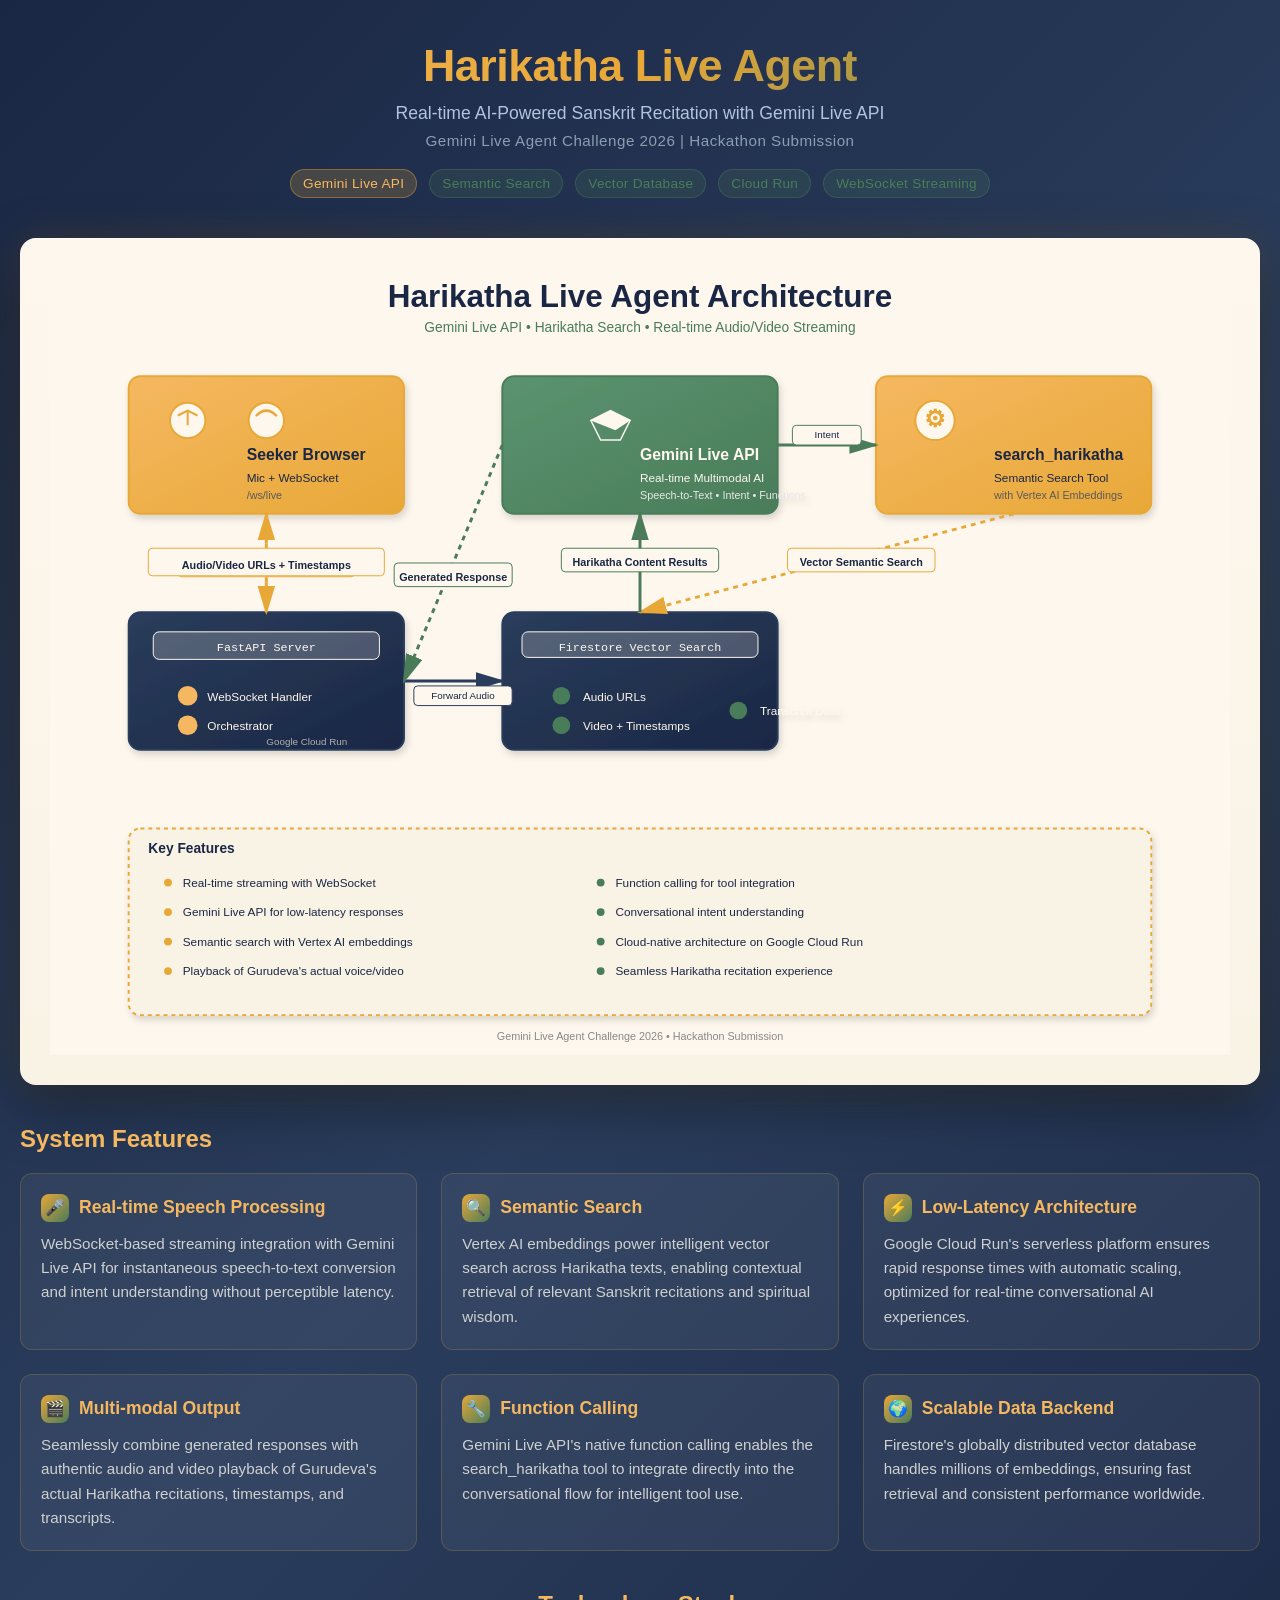
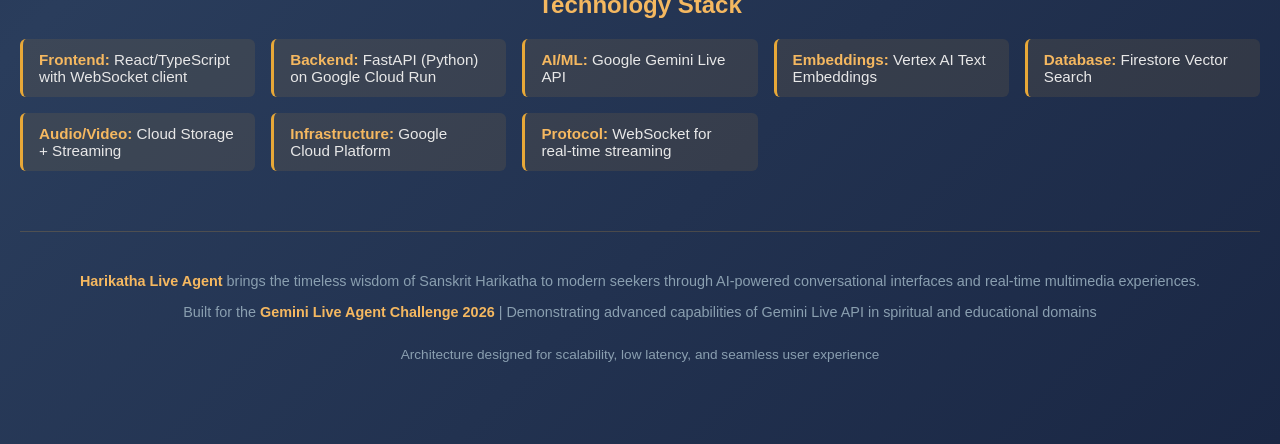
<file: docs/architecture-diagram.html>
<!DOCTYPE html>
<html lang="en">
<head>
    <meta charset="UTF-8">
    <meta name="viewport" content="width=device-width, initial-scale=1.0">
    <title>Harikatha Live Agent - Architecture Diagram</title>
    <style>
        * {
            margin: 0;
            padding: 0;
            box-sizing: border-box;
        }

        body {
            font-family: -apple-system, BlinkMacSystemFont, 'Segoe UI', Roboto, Oxygen, Ubuntu, Cantarell, sans-serif;
            background: linear-gradient(135deg, #1A2744 0%, #2A3D5C 50%, #1A2744 100%);
            color: #FDF7EE;
            min-height: 100vh;
            padding: 40px 20px;
            overflow-x: hidden;
        }

        .container {
            max-width: 1400px;
            margin: 0 auto;
        }

        header {
            text-align: center;
            margin-bottom: 40px;
            animation: slideDown 0.6s ease-out;
        }

        h1 {
            font-size: 2.8em;
            font-weight: 700;
            margin-bottom: 12px;
            background: linear-gradient(135deg, #F5B860 0%, #E8A838 50%, #4A7C59 100%);
            -webkit-background-clip: text;
            -webkit-text-fill-color: transparent;
            background-clip: text;
            letter-spacing: -0.5px;
        }

        .tagline {
            font-size: 1.1em;
            color: #B0C4DE;
            margin-bottom: 8px;
            font-weight: 300;
        }

        .subtitle {
            font-size: 0.95em;
            color: #8A9FB0;
            letter-spacing: 0.5px;
        }

        .diagram-wrapper {
            background: linear-gradient(to bottom, #FDF7EE 0%, #F9F3E6 100%);
            border-radius: 16px;
            padding: 30px;
            box-shadow:
                0 20px 60px rgba(0, 0, 0, 0.4),
                0 0 40px rgba(232, 168, 56, 0.15),
                inset 0 1px 0 rgba(255, 255, 255, 0.2);
            margin-bottom: 40px;
            animation: fadeIn 0.8s ease-out 0.2s both;
            overflow-x: auto;
        }

        .diagram-wrapper svg {
            width: 100%;
            height: auto;
            display: block;
            max-width: none;
        }

        .features-section {
            margin-top: 40px;
            animation: fadeIn 0.8s ease-out 0.4s both;
        }

        .features-grid {
            display: grid;
            grid-template-columns: repeat(auto-fit, minmax(320px, 1fr));
            gap: 24px;
            margin-top: 20px;
        }

        .feature-card {
            background: rgba(255, 255, 255, 0.05);
            backdrop-filter: blur(10px);
            border: 1px solid rgba(232, 168, 56, 0.2);
            border-radius: 12px;
            padding: 20px;
            transition: all 0.3s ease;
            transform: translateY(0);
        }

        .feature-card:hover {
            transform: translateY(-4px);
            background: rgba(255, 255, 255, 0.08);
            border-color: rgba(232, 168, 56, 0.4);
            box-shadow: 0 10px 30px rgba(0, 0, 0, 0.2);
        }

        .feature-card h3 {
            color: #F5B860;
            font-size: 1.1em;
            margin-bottom: 10px;
            display: flex;
            align-items: center;
            gap: 10px;
        }

        .feature-card .icon {
            display: inline-flex;
            align-items: center;
            justify-content: center;
            width: 28px;
            height: 28px;
            background: linear-gradient(135deg, #E8A838 0%, #4A7C59 100%);
            border-radius: 8px;
            font-size: 0.9em;
            flex-shrink: 0;
        }

        .feature-card p {
            color: #D0D0D0;
            font-size: 0.95em;
            line-height: 1.6;
        }

        .tech-stack {
            margin-top: 40px;
            animation: fadeIn 0.8s ease-out 0.6s both;
        }

        .tech-stack h2 {
            color: #F5B860;
            font-size: 1.5em;
            margin-bottom: 20px;
            text-align: center;
        }

        .tech-list {
            display: grid;
            grid-template-columns: repeat(auto-fit, minmax(200px, 1fr));
            gap: 16px;
            margin-bottom: 40px;
        }

        .tech-item {
            background: rgba(232, 168, 56, 0.1);
            border-left: 3px solid #E8A838;
            padding: 12px 16px;
            border-radius: 6px;
            font-size: 0.95em;
            color: #E8E8E8;
        }

        .tech-item strong {
            color: #F5B860;
        }

        footer {
            text-align: center;
            margin-top: 60px;
            padding: 30px;
            border-top: 1px solid rgba(232, 168, 56, 0.2);
            animation: fadeIn 0.8s ease-out 0.8s both;
        }

        footer p {
            color: #8A9FB0;
            font-size: 0.9em;
            margin: 8px 0;
            line-height: 1.6;
        }

        .highlight {
            color: #F5B860;
            font-weight: 600;
        }

        @keyframes slideDown {
            from {
                opacity: 0;
                transform: translateY(-20px);
            }
            to {
                opacity: 1;
                transform: translateY(0);
            }
        }

        @keyframes fadeIn {
            from {
                opacity: 0;
                transform: translateY(10px);
            }
            to {
                opacity: 1;
                transform: translateY(0);
            }
        }

        @media (max-width: 768px) {
            h1 {
                font-size: 2em;
            }

            .diagram-wrapper {
                padding: 16px;
            }

            .features-grid {
                grid-template-columns: 1fr;
            }

            .tech-list {
                grid-template-columns: 1fr;
            }
        }

        .badges {
            display: flex;
            justify-content: center;
            gap: 12px;
            flex-wrap: wrap;
            margin-top: 20px;
        }

        .badge {
            background: rgba(74, 124, 89, 0.2);
            border: 1px solid rgba(74, 124, 89, 0.4);
            color: #4A7C59;
            padding: 6px 12px;
            border-radius: 20px;
            font-size: 0.85em;
            font-weight: 500;
            letter-spacing: 0.3px;
        }

        .badge.gemini {
            background: rgba(232, 168, 56, 0.2);
            border-color: rgba(232, 168, 56, 0.4);
            color: #F5B860;
        }
    </style>
</head>
<body>
    <div class="container">
        <header>
            <h1>Harikatha Live Agent</h1>
            <p class="tagline">Real-time AI-Powered Sanskrit Recitation with Gemini Live API</p>
            <p class="subtitle">Gemini Live Agent Challenge 2026 | Hackathon Submission</p>
            <div class="badges">
                <span class="badge gemini">Gemini Live API</span>
                <span class="badge">Semantic Search</span>
                <span class="badge">Vector Database</span>
                <span class="badge">Cloud Run</span>
                <span class="badge">WebSocket Streaming</span>
            </div>
        </header>

        <div class="diagram-wrapper">
            <svg viewBox="0 0 1200 800" xmlns="http://www.w3.org/2000/svg">
                <!-- Define gradients for visual enhancement -->
                <defs>
                    <linearGradient id="saffrronGrad" x1="0%" y1="0%" x2="100%" y2="100%">
                        <stop offset="0%" style="stop-color:#F5B860;stop-opacity:1" />
                        <stop offset="100%" style="stop-color:#E8A838;stop-opacity:1" />
                    </linearGradient>
                    <linearGradient id="blueGrad" x1="0%" y1="0%" x2="100%" y2="100%">
                        <stop offset="0%" style="stop-color:#2A3D5C;stop-opacity:1" />
                        <stop offset="100%" style="stop-color:#1A2744;stop-opacity:1" />
                    </linearGradient>
                    <linearGradient id="greenGrad" x1="0%" y1="0%" x2="100%" y2="100%">
                        <stop offset="0%" style="stop-color:#5B9370;stop-opacity:1" />
                        <stop offset="100%" style="stop-color:#4A7C59;stop-opacity:1" />
                    </linearGradient>
                    <!-- Shadow filter -->
                    <filter id="shadow" x="-50%" y="-50%" width="200%" height="200%">
                        <feDropShadow dx="2" dy="4" stdDeviation="4" flood-opacity="0.15"/>
                    </filter>
                </defs>

                <!-- Background -->
                <rect width="1200" height="800" fill="#FDF7EE"/>

                <!-- Title -->
                <text x="600" y="40" font-size="32" font-weight="bold" text-anchor="middle" fill="#1A2744" font-family="Arial, sans-serif">
                    Harikatha Live Agent Architecture
                </text>
                <text x="600" y="65" font-size="14" text-anchor="middle" fill="#4A7C59" font-family="Arial, sans-serif">
                    Gemini Live API • Harikatha Search • Real-time Audio/Video Streaming
                </text>

                <!-- Layer 1: Client Side (Top) -->
                <g filter="url(#shadow)">
                    <rect x="80" y="110" width="280" height="140" rx="12" fill="url(#saffrronGrad)" stroke="#E8A838" stroke-width="2"/>
                    <circle cx="140" cy="155" r="18" fill="#FDF7EE" stroke="#E8A838" stroke-width="2"/>
                    <path d="M 130 150 L 140 145 L 150 150 M 140 145 L 140 160" stroke="#E8A838" stroke-width="2" fill="none"/>
                    <circle cx="220" cy="155" r="18" fill="#FDF7EE" stroke="#E8A838" stroke-width="2"/>
                    <path d="M 210 150 Q 220 140 230 150" stroke="#E8A838" stroke-width="2.5" fill="none" stroke-linecap="round"/>
                    <text x="200" y="195" font-size="16" font-weight="bold" fill="#1A2744" font-family="Arial, sans-serif">Seeker Browser</text>
                    <text x="200" y="218" font-size="12" fill="#1A2744" font-family="Arial, sans-serif">Mic + WebSocket</text>
                    <text x="200" y="235" font-size="11" fill="#5A5A5A" font-family="Arial, sans-serif">/ws/live</text>
                </g>

                <!-- Layer 2: FastAPI Backend (Middle Left) -->
                <g filter="url(#shadow)">
                    <rect x="80" y="350" width="280" height="140" rx="12" fill="url(#blueGrad)" stroke="#2A3D5C" stroke-width="2"/>
                    <rect x="105" y="370" width="230" height="28" rx="6" fill="#FDF7EE" fill-opacity="0.2" stroke="#FDF7EE" stroke-width="1"/>
                    <text x="220" y="390" font-size="12" fill="#FDF7EE" font-family="monospace" text-anchor="middle">FastAPI Server</text>
                    <circle cx="140" cy="435" r="10" fill="#F5B860"/>
                    <text x="160" y="440" font-size="12" fill="#FDF7EE" font-family="Arial, sans-serif">WebSocket Handler</text>
                    <circle cx="140" cy="465" r="10" fill="#F5B860"/>
                    <text x="160" y="470" font-size="12" fill="#FDF7EE" font-family="Arial, sans-serif">Orchestrator</text>
                    <text x="220" y="485" font-size="10" fill="#B0B0B0" font-family="Arial, sans-serif">Google Cloud Run</text>
                </g>

                <!-- Layer 3: Gemini Live API (Center) -->
                <g filter="url(#shadow)">
                    <rect x="460" y="110" width="280" height="140" rx="12" fill="url(#greenGrad)" stroke="#4A7C59" stroke-width="2"/>
                    <polygon points="550,155 570,145 590,155 575,165" fill="#FDF7EE"/>
                    <path d="M 550 155 L 570 145 L 590 155 L 580 175 L 560 175 Z" stroke="#FDF7EE" stroke-width="1.5" fill="none"/>
                    <text x="600" y="195" font-size="16" font-weight="bold" fill="#FDF7EE" font-family="Arial, sans-serif">Gemini Live API</text>
                    <text x="600" y="218" font-size="12" fill="#FDF7EE" font-family="Arial, sans-serif">Real-time Multimodal AI</text>
                    <text x="600" y="235" font-size="11" fill="#E8E8E8" font-family="Arial, sans-serif">Speech-to-Text • Intent • Functions</text>
                </g>

                <!-- Layer 4: Search Tool & Firestore (Right) -->
                <g filter="url(#shadow)">
                    <rect x="840" y="110" width="280" height="140" rx="12" fill="url(#saffrronGrad)" stroke="#E8A838" stroke-width="2"/>
                    <circle cx="900" cy="155" r="20" fill="#FDF7EE" stroke="#E8A838" stroke-width="2"/>
                    <text x="900" y="162" font-size="24" text-anchor="middle" fill="#E8A838" font-family="Arial, sans-serif" font-weight="bold">⚙</text>
                    <text x="960" y="195" font-size="16" font-weight="bold" fill="#1A2744" font-family="Arial, sans-serif">search_harikatha</text>
                    <text x="960" y="218" font-size="12" fill="#1A2744" font-family="Arial, sans-serif">Semantic Search Tool</text>
                    <text x="960" y="235" font-size="11" fill="#5A5A5A" font-family="Arial, sans-serif">with Vertex AI Embeddings</text>
                </g>

                <!-- Layer 5: Data Backend (Bottom) -->
                <g filter="url(#shadow)">
                    <rect x="460" y="350" width="280" height="140" rx="12" fill="url(#blueGrad)" stroke="#2A3D5C" stroke-width="2"/>
                    <rect x="480" y="370" width="240" height="26" rx="6" fill="#FDF7EE" fill-opacity="0.2" stroke="#FDF7EE" stroke-width="1"/>
                    <text x="600" y="389" font-size="12" fill="#FDF7EE" font-family="monospace" text-anchor="middle">Firestore Vector Search</text>
                    <circle cx="520" cy="435" r="9" fill="#4A7C59"/>
                    <text x="542" y="440" font-size="12" fill="#FDF7EE" font-family="Arial, sans-serif">Audio URLs</text>
                    <circle cx="520" cy="465" r="9" fill="#4A7C59"/>
                    <text x="542" y="470" font-size="12" fill="#FDF7EE" font-family="Arial, sans-serif">Video + Timestamps</text>
                    <circle cx="700" cy="450" r="9" fill="#4A7C59"/>
                    <text x="722" y="455" font-size="12" fill="#FDF7EE" font-family="Arial, sans-serif">Transcript Data</text>
                </g>

                <!-- Arrows with labels -->
                <defs>
                    <marker id="arrowhead" markerWidth="10" markerHeight="10" refX="9" refY="3" orient="auto">
                        <polygon points="0 0, 10 3, 0 6" fill="#E8A838" />
                    </marker>
                    <marker id="arrowhead-blue" markerWidth="10" markerHeight="10" refX="9" refY="3" orient="auto">
                        <polygon points="0 0, 10 3, 0 6" fill="#2A3D5C" />
                    </marker>
                    <marker id="arrowhead-green" markerWidth="10" markerHeight="10" refX="9" refY="3" orient="auto">
                        <polygon points="0 0, 10 3, 0 6" fill="#4A7C59" />
                    </marker>
                </defs>

                <!-- Flow arrows -->
                <!-- Seeker → FastAPI (Voice Input) -->
                <path d="M 220 250 L 220 350" stroke="#E8A838" stroke-width="3" fill="none" marker-end="url(#arrowhead)" stroke-dasharray="5,5"/>
                <rect x="130" y="290" width="180" height="24" rx="4" fill="#FDF7EE" stroke="#E8A838" stroke-width="1"/>
                <text x="220" y="308" font-size="11" text-anchor="middle" fill="#1A2744" font-family="Arial, sans-serif" font-weight="bold">User Voice Input (WebSocket)</text>

                <!-- FastAPI → Gemini Live -->
                <path d="M 360 420 L 460 420" stroke="#2A3D5C" stroke-width="3" fill="none" marker-end="url(#arrowhead-blue)"/>
                <rect x="370" y="425" width="100" height="20" rx="4" fill="#FDF7EE" stroke="#2A3D5C" stroke-width="1"/>
                <text x="420" y="438" font-size="10" text-anchor="middle" fill="#1A2744" font-family="Arial, sans-serif">Forward Audio</text>

                <!-- Gemini Live → Search Tool -->
                <path d="M 740 180 L 840 180" stroke="#4A7C59" stroke-width="3" fill="none" marker-end="url(#arrowhead-green)"/>
                <rect x="755" y="160" width="70" height="20" rx="4" fill="#FDF7EE" stroke="#4A7C59" stroke-width="1"/>
                <text x="790" y="173" font-size="10" text-anchor="middle" fill="#1A2744" font-family="Arial, sans-serif">Intent</text>

                <!-- Search Tool → Firestore -->
                <path d="M 980 250 L 600 350" stroke="#E8A838" stroke-width="3" fill="none" marker-end="url(#arrowhead)" stroke-dasharray="5,5"/>
                <rect x="750" y="285" width="150" height="24" rx="4" fill="#FDF7EE" stroke="#E8A838" stroke-width="1"/>
                <text x="825" y="303" font-size="11" text-anchor="middle" fill="#1A2744" font-family="Arial, sans-serif" font-weight="bold">Vector Semantic Search</text>

                <!-- Firestore → Gemini (Results) -->
                <path d="M 600 350 L 600 250" stroke="#4A7C59" stroke-width="3" fill="none" marker-end="url(#arrowhead-green)"/>
                <rect x="520" y="285" width="160" height="24" rx="4" fill="#FDF7EE" stroke="#4A7C59" stroke-width="1"/>
                <text x="600" y="303" font-size="11" text-anchor="middle" fill="#1A2744" font-family="Arial, sans-serif" font-weight="bold">Harikatha Content Results</text>

                <!-- Gemini → FastAPI (Processed Response) -->
                <path d="M 460 180 L 360 420" stroke="#4A7C59" stroke-width="3" fill="none" marker-end="url(#arrowhead-green)" stroke-dasharray="5,5"/>
                <rect x="350" y="300" width="120" height="24" rx="4" fill="#FDF7EE" stroke="#4A7C59" stroke-width="1"/>
                <text x="410" y="318" font-size="11" text-anchor="middle" fill="#1A2744" font-family="Arial, sans-serif" font-weight="bold">Generated Response</text>

                <!-- FastAPI → Seeker (Audio/Video Stream) -->
                <path d="M 220 350 L 220 250" stroke="#E8A838" stroke-width="3" fill="none" marker-end="url(#arrowhead)" stroke-dasharray="5,5"/>
                <rect x="100" y="285" width="240" height="28" rx="4" fill="#FDF7EE" stroke="#E8A838" stroke-width="1"/>
                <text x="220" y="306" font-size="11" text-anchor="middle" fill="#1A2744" font-family="Arial, sans-serif" font-weight="bold">Audio/Video URLs + Timestamps</text>

                <!-- Component Details Box -->
                <g filter="url(#shadow)">
                    <rect x="80" y="570" width="1040" height="190" rx="12" fill="#F9F3E6" stroke="#E8A838" stroke-width="2" stroke-dasharray="4,4"/>

                    <text x="100" y="595" font-size="14" font-weight="bold" fill="#1A2744" font-family="Arial, sans-serif">Key Features</text>

                    <!-- Left column -->
                    <circle cx="120" cy="625" r="4" fill="#E8A838"/>
                    <text x="135" y="629" font-size="12" fill="#1A2744" font-family="Arial, sans-serif">Real-time streaming with WebSocket</text>

                    <circle cx="120" cy="655" r="4" fill="#E8A838"/>
                    <text x="135" y="659" font-size="12" fill="#1A2744" font-family="Arial, sans-serif">Gemini Live API for low-latency responses</text>

                    <circle cx="120" cy="685" r="4" fill="#E8A838"/>
                    <text x="135" y="689" font-size="12" fill="#1A2744" font-family="Arial, sans-serif">Semantic search with Vertex AI embeddings</text>

                    <circle cx="120" cy="715" r="4" fill="#E8A838"/>
                    <text x="135" y="719" font-size="12" fill="#1A2744" font-family="Arial, sans-serif">Playback of Gurudeva's actual voice/video</text>

                    <!-- Right column -->
                    <circle cx="560" cy="625" r="4" fill="#4A7C59"/>
                    <text x="575" y="629" font-size="12" fill="#1A2744" font-family="Arial, sans-serif">Function calling for tool integration</text>

                    <circle cx="560" cy="655" r="4" fill="#4A7C59"/>
                    <text x="575" y="659" font-size="12" fill="#1A2744" font-family="Arial, sans-serif">Conversational intent understanding</text>

                    <circle cx="560" cy="685" r="4" fill="#4A7C59"/>
                    <text x="575" y="689" font-size="12" fill="#1A2744" font-family="Arial, sans-serif">Cloud-native architecture on Google Cloud Run</text>

                    <circle cx="560" cy="715" r="4" fill="#4A7C59"/>
                    <text x="575" y="719" font-size="12" fill="#1A2744" font-family="Arial, sans-serif">Seamless Harikatha recitation experience</text>
                </g>

                <!-- Footer -->
                <text x="600" y="785" font-size="11" text-anchor="middle" fill="#888888" font-family="Arial, sans-serif">
                    Gemini Live Agent Challenge 2026 • Hackathon Submission
                </text>
            </svg>
        </div>

        <section class="features-section">
            <h2 style="color: #F5B860; font-size: 1.5em; margin-bottom: 20px;">System Features</h2>
            <div class="features-grid">
                <div class="feature-card">
                    <h3><span class="icon">🎤</span> Real-time Speech Processing</h3>
                    <p>WebSocket-based streaming integration with Gemini Live API for instantaneous speech-to-text conversion and intent understanding without perceptible latency.</p>
                </div>

                <div class="feature-card">
                    <h3><span class="icon">🔍</span> Semantic Search</h3>
                    <p>Vertex AI embeddings power intelligent vector search across Harikatha texts, enabling contextual retrieval of relevant Sanskrit recitations and spiritual wisdom.</p>
                </div>

                <div class="feature-card">
                    <h3><span class="icon">⚡</span> Low-Latency Architecture</h3>
                    <p>Google Cloud Run's serverless platform ensures rapid response times with automatic scaling, optimized for real-time conversational AI experiences.</p>
                </div>

                <div class="feature-card">
                    <h3><span class="icon">🎬</span> Multi-modal Output</h3>
                    <p>Seamlessly combine generated responses with authentic audio and video playback of Gurudeva's actual Harikatha recitations, timestamps, and transcripts.</p>
                </div>

                <div class="feature-card">
                    <h3><span class="icon">🔧</span> Function Calling</h3>
                    <p>Gemini Live API's native function calling enables the search_harikatha tool to integrate directly into the conversational flow for intelligent tool use.</p>
                </div>

                <div class="feature-card">
                    <h3><span class="icon">🌍</span> Scalable Data Backend</h3>
                    <p>Firestore's globally distributed vector database handles millions of embeddings, ensuring fast retrieval and consistent performance worldwide.</p>
                </div>
            </div>
        </section>

        <section class="tech-stack">
            <h2>Technology Stack</h2>
            <div class="tech-list">
                <div class="tech-item"><strong>Frontend:</strong> React/TypeScript with WebSocket client</div>
                <div class="tech-item"><strong>Backend:</strong> FastAPI (Python) on Google Cloud Run</div>
                <div class="tech-item"><strong>AI/ML:</strong> Google Gemini Live API</div>
                <div class="tech-item"><strong>Embeddings:</strong> Vertex AI Text Embeddings</div>
                <div class="tech-item"><strong>Database:</strong> Firestore Vector Search</div>
                <div class="tech-item"><strong>Audio/Video:</strong> Cloud Storage + Streaming</div>
                <div class="tech-item"><strong>Infrastructure:</strong> Google Cloud Platform</div>
                <div class="tech-item"><strong>Protocol:</strong> WebSocket for real-time streaming</div>
            </div>
        </section>

        <footer>
            <p><span class="highlight">Harikatha Live Agent</span> brings the timeless wisdom of Sanskrit Harikatha to modern seekers through AI-powered conversational interfaces and real-time multimedia experiences.</p>
            <p>Built for the <span class="highlight">Gemini Live Agent Challenge 2026</span> | Demonstrating advanced capabilities of Gemini Live API in spiritual and educational domains</p>
            <p style="margin-top: 20px; font-size: 0.85em;">Architecture designed for scalability, low latency, and seamless user experience</p>
        </footer>
    </div>
</body>
</html>
</file>
